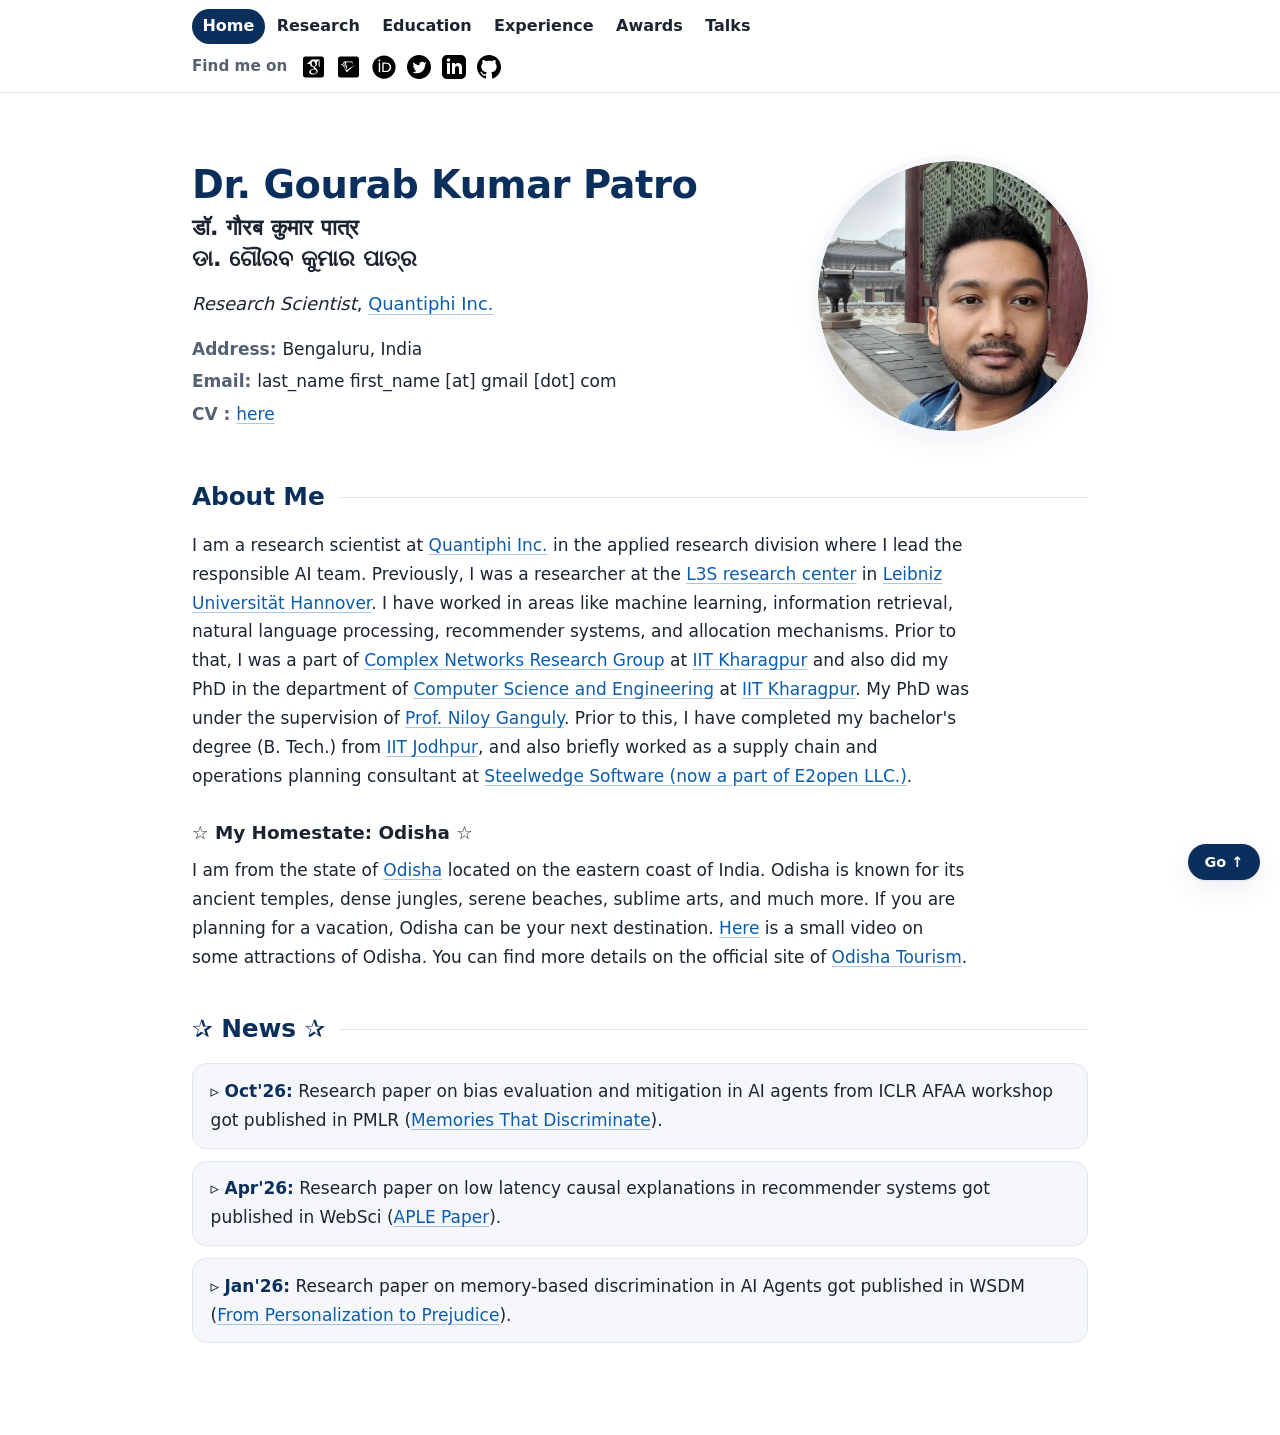
<file: index.html>
<!doctype html>
<html lang="en">
<head>
  <meta charset="utf-8">
  <meta name="viewport" content="width=device-width, initial-scale=1">
  <meta name="color-scheme" content="light dark">
  <title>Gourab / गौरब / ଗୌରବ</title>
  <link rel="icon" type="image/png" href="./Files/profile.png">
  <link rel="stylesheet" href="./style.css">
</head>
<body>
  <a class="skip" href="#main">Skip to content</a>
  <header class="site-header">
    <div class="wrap bar">
      <nav class="nav" aria-label="Main">
        <a href="./index.html" aria-current="page">Home</a>
        <a href="./research.html">Research</a>
        <a href="./education.html">Education</a>
        <a href="./experience.html">Experience</a>
        <a href="./awards.html">Awards</a>
        <a href="./talks.html">Talks</a>
      </nav>
      <div class="find">
        <span>Find me on</span>
        <ul class="social">
          <li><a href="https://scholar.google.co.in/citations?user=sfl4ygQAAAAJ&amp;hl=en" target="_blank" rel="noopener" title="Google Scholar"><img src="./Files/google-scholar-square.svg" alt="Google Scholar" width="24" height="24"></a></li>
          <li><a href="https://www.semanticscholar.org/author/Gourab-K.-Patro/51964560" target="_blank" rel="noopener" title="Semantic Scholar"><img src="./Files/semantic-scholar-square.svg" alt="Semantic Scholar" width="24" height="24"></a></li>
          <li><a href="https://orcid.org/0000-0002-2435-6859" target="_blank" rel="noopener" title="ORCID"><img src="./Files/orcid.svg" alt="ORCID" width="24" height="24"></a></li>
          <li><a href="https://twitter.com/gourabkpatro" target="_blank" rel="noopener" title="Twitter"><img src="./Files/twitter.svg" alt="Twitter" width="24" height="24"></a></li>
          <li><a href="https://www.linkedin.com/in/gourabgggg/" target="_blank" rel="noopener" title="LinkedIn"><img src="./Files/linkedin.svg" alt="LinkedIn" width="24" height="24"></a></li>
          <li><a href="https://github.com/gourabkumarpatro" target="_blank" rel="noopener" title="Github"><img src="./Files/github.svg" alt="Github" width="24" height="24"></a></li>
        </ul>
      </div>
    </div>
  </header>

  <main id="main" class="wrap">
    <section class="hero">
      <div class="hero-text">
        <h1 class="name">
          <span class="name-en">Dr. Gourab Kumar Patro</span>
          <span class="name-alt" lang="hi">डॉ. गौरब कुमार पात्र</span>
          <span class="name-alt" lang="or">ଡା. ଗୌରବ କୁମାର ପାତ୍ର</span>
        </h1>
        <p class="role"><i>Research Scientist</i>, <a href="https://quantiphi.com/" target="_blank" rel="noopener">Quantiphi Inc.</a></p>
        <ul class="facts">
          <li><i>Address: </i>Bengaluru, India</li>
          <li><i>Email: </i> last_name first_name [at] gmail [dot] com</li>
          <!--<i>Phone : </i> (+91) 283464<br>-->
          <li><i>CV : </i> <a href="./Files/CV.pdf" target="_blank" rel="noopener">here</a></li>
        </ul>
      </div>
      <img class="hero-photo" src="./Files/profile.png" alt="Gourab" width="270" height="270" fetchpriority="high">
    </section>

    <section class="prose">
      <h2 id="aboutme">About Me</h2>
      <p>I am a research scientist at <a href="https://quantiphi.com/" target="_blank" rel="noopener">Quantiphi Inc.</a> in the applied research division where I lead the responsible AI team. Previously, I was a researcher at the <a href="https://www.l3s.de/" target="_blank" rel="noopener">L3S research center</a> in <a href="https://www.uni-hannover.de/en/" target="_blank" rel="noopener">Leibniz Universität Hannover</a>.
      I have worked in areas like machine learning, information retrieval, natural language processing, recommender systems, and allocation mechanisms. Prior to that, I was a part of <a href="https://cnerg-iitkgp.github.io/" target="_blank" rel="noopener">Complex Networks Research Group</a> at <a href="http://www.iitkgp.ac.in/" target="_blank" rel="noopener">IIT Kharagpur</a> and also did my PhD in the department of <a href="http://cse.iitkgp.ac.in/" target="_blank" rel="noopener"> Computer Science and Engineering</a> at <a href="http://www.iitkgp.ac.in/" target="_blank" rel="noopener">IIT Kharagpur</a>.
      My PhD was under the supervision of <a href="http://www.facweb.iitkgp.ernet.in/~niloy/" target="_blank" rel="noopener">Prof. Niloy Ganguly</a>. Prior to this, I have completed my bachelor's degree (B. Tech.) from <a href="http://www.iitj.ac.in/" target="_blank" rel="noopener">IIT Jodhpur</a>, and also briefly worked as a supply chain and operations planning consultant at <a href="https://www.e2open.com/" target="_blank" rel="noopener">Steelwedge Software (now a part of E2open LLC.)</a>.</p>

      <h3>&#9734; My Homestate: Odisha &#9734;</h3>
      <p>I am from the state of <a href="https://en.wikipedia.org/wiki/Odisha" target="_blank" rel="noopener">Odisha</a> located on the eastern coast of India. Odisha is known for its ancient temples, dense jungles, serene beaches, sublime arts, and much more. If you are planning for a vacation, Odisha can be your next destination. <a href="https://www.youtube.com/watch?v=Uqmc0891L2U" target="_blank" rel="noopener">Here</a> is a small video on some attractions of Odisha. You can find more details on the official site of <a href="https://odishatourism.gov.in/content/tourism/en.html" target="_blank" rel="noopener">Odisha Tourism</a>.</p>
    </section>

    <section>
      <h2>&#10032; News &#10032;</h2>
      <ul class="news">
        <li>&#9657; <b>Oct'26:</b> Research paper on bias evaluation and mitigation in AI agents from ICLR AFAA workshop got published in PMLR (<a href="https://proceedings.mlr.press/v344/gharat26a.html" target="_blank" rel="noopener">Memories That Discriminate</a>).</li>
        <li>&#9657; <b>Apr'26:</b> Research paper on low latency causal explanations in recommender systems got published in WebSci (<a href="https://doi.org/10.1145/3795766.3799741" target="_blank" rel="noopener">APLE Paper</a>).</li>
        <li>&#9657; <b>Jan'26:</b> Research paper on memory-based discrimination in AI Agents got published in WSDM (<a href="https://doi.org/10.1145/3773966.3779376" target="_blank" rel="noopener">From Personalization to Prejudice</a>).</li>
      </ul>
    </section>
  </main>

  <a class="to-top" href="#" title="Back to top">Go &uarr;</a>
</body>
</html>
</file>
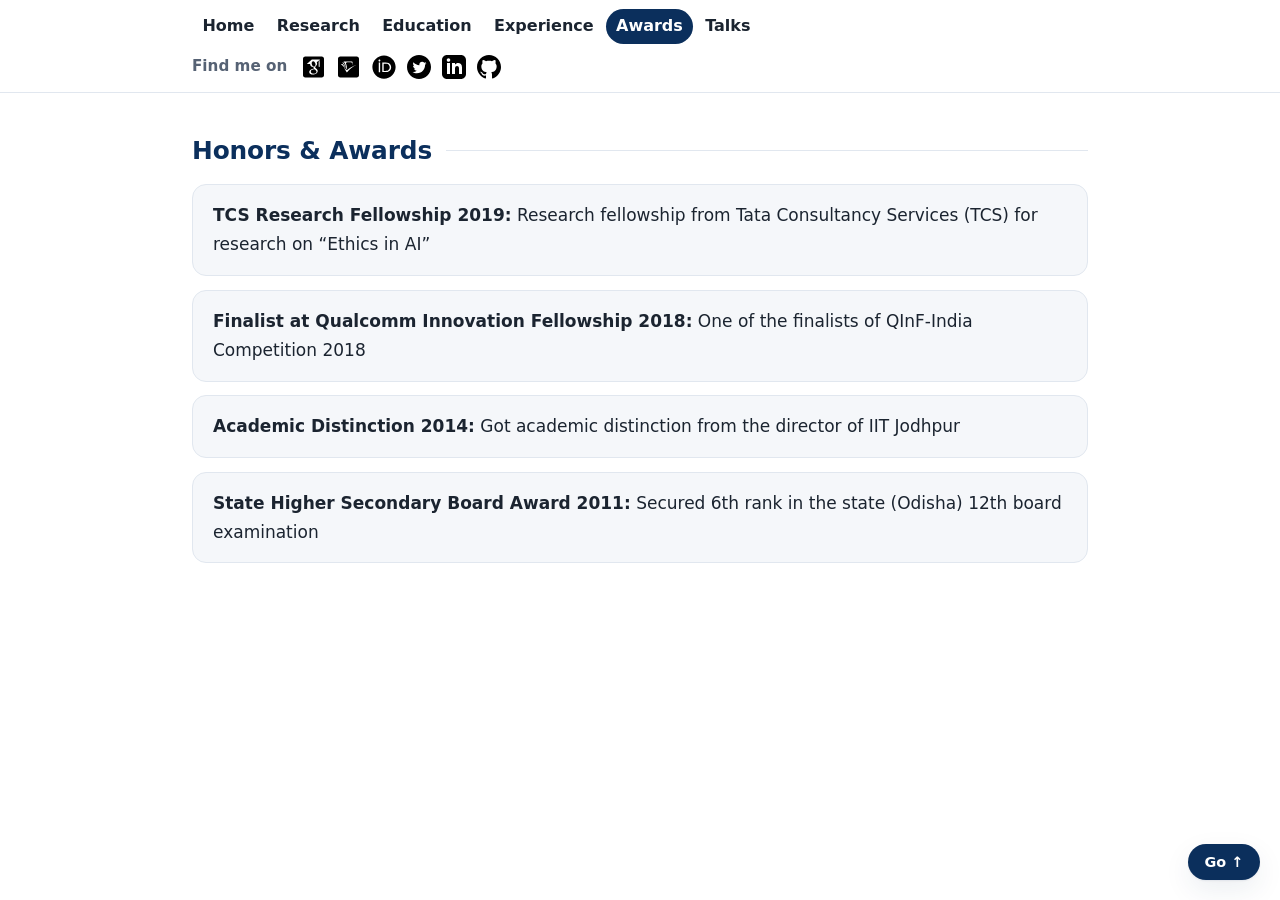
<file: awards.html>
<!doctype html>
<html lang="en">
<head>
  <meta charset="utf-8">
  <meta name="viewport" content="width=device-width, initial-scale=1">
  <meta name="color-scheme" content="light dark">
  <title>Gourab / गौरब / ଗୌରବ</title>
  <link rel="icon" type="image/png" href="./Files/profile.png">
  <link rel="stylesheet" href="./style.css">
</head>
<body>
  <a class="skip" href="#main">Skip to content</a>
  <header class="site-header">
    <div class="wrap bar">
      <nav class="nav" aria-label="Main">
        <a href="./index.html">Home</a>
        <a href="./research.html">Research</a>
        <a href="./education.html">Education</a>
        <a href="./experience.html">Experience</a>
        <a href="./awards.html" aria-current="page">Awards</a>
        <a href="./talks.html">Talks</a>
      </nav>
      <div class="find">
        <span>Find me on</span>
        <ul class="social">
          <li><a href="https://scholar.google.co.in/citations?user=sfl4ygQAAAAJ&amp;hl=en" target="_blank" rel="noopener" title="Google Scholar"><img src="./Files/google-scholar-square.svg" alt="Google Scholar" width="24" height="24"></a></li>
          <li><a href="https://www.semanticscholar.org/author/Gourab-K.-Patro/51964560" target="_blank" rel="noopener" title="Semantic Scholar"><img src="./Files/semantic-scholar-square.svg" alt="Semantic Scholar" width="24" height="24"></a></li>
          <li><a href="https://orcid.org/0000-0002-2435-6859" target="_blank" rel="noopener" title="ORCID"><img src="./Files/orcid.svg" alt="ORCID" width="24" height="24"></a></li>
          <li><a href="https://twitter.com/gourabkpatro" target="_blank" rel="noopener" title="Twitter"><img src="./Files/twitter.svg" alt="Twitter" width="24" height="24"></a></li>
          <li><a href="https://www.linkedin.com/in/gourabgggg/" target="_blank" rel="noopener" title="LinkedIn"><img src="./Files/linkedin.svg" alt="LinkedIn" width="24" height="24"></a></li>
          <li><a href="https://github.com/gourabkumarpatro" target="_blank" rel="noopener" title="Github"><img src="./Files/github.svg" alt="Github" width="24" height="24"></a></li>
        </ul>
      </div>
    </div>
  </header>

  <main id="main" class="wrap">
    <h2 id="awards">Honors &amp; Awards</h2>
    <div class="entry"><p><b>TCS Research Fellowship 2019:</b> Research fellowship from Tata Consultancy Services (TCS) for research on “Ethics in AI”</p></div>
    <div class="entry"><p><b>Finalist at Qualcomm Innovation Fellowship 2018:</b> One of the finalists of QInF-India Competition 2018</p></div>
    <div class="entry"><p><b>Academic Distinction 2014:</b> Got academic distinction from the director of IIT Jodhpur</p></div>
    <div class="entry"><p><b>State Higher Secondary Board Award 2011:</b> Secured 6th rank in the state (Odisha) 12th board examination</p></div>
  </main>

  <a class="to-top" href="#" title="Back to top">Go &uarr;</a>
</body>
</html>
</file>
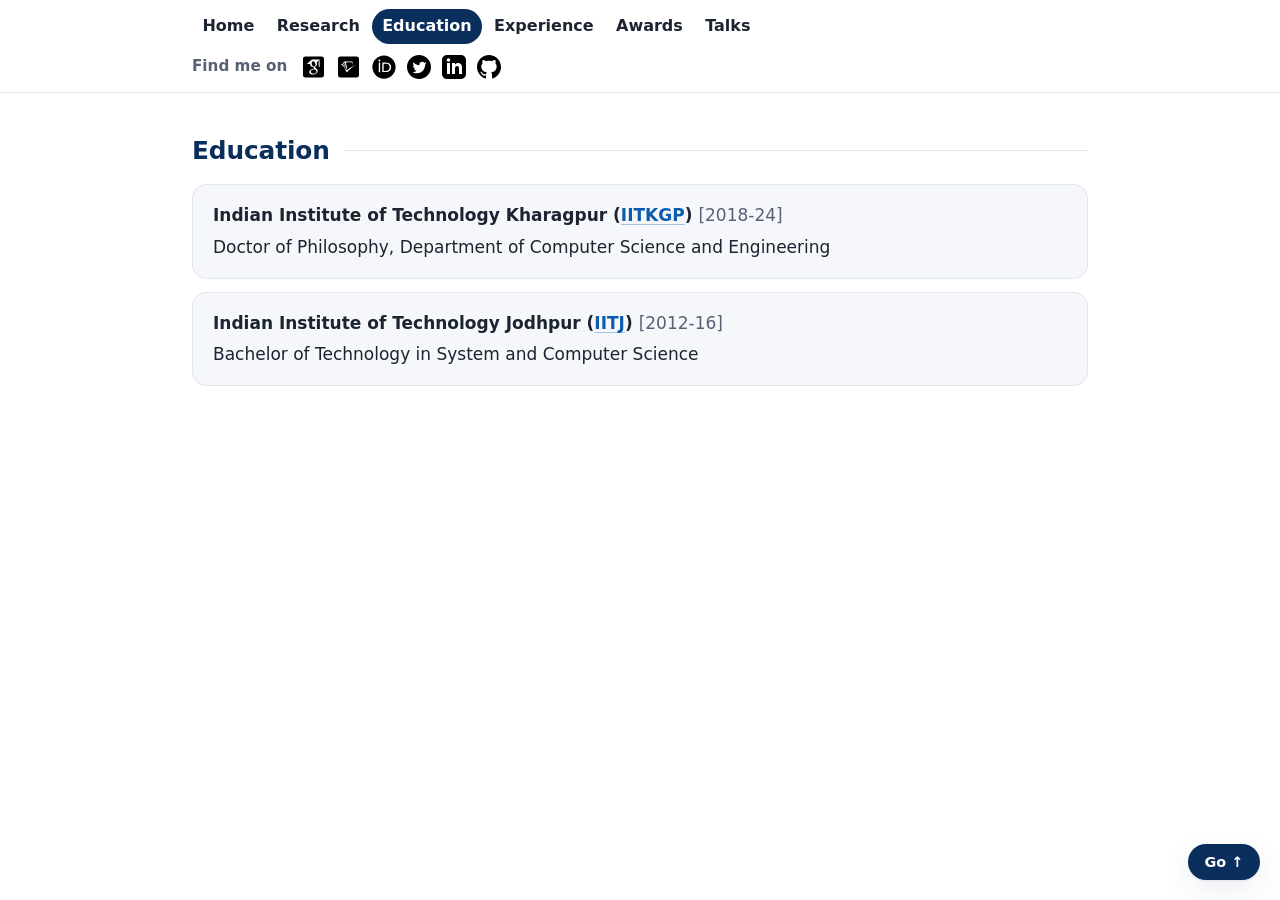
<file: education.html>
<!doctype html>
<html lang="en">
<head>
  <meta charset="utf-8">
  <meta name="viewport" content="width=device-width, initial-scale=1">
  <meta name="color-scheme" content="light dark">
  <title>Gourab / गौरब / ଗୌରବ</title>
  <link rel="icon" type="image/png" href="./Files/profile.png">
  <link rel="stylesheet" href="./style.css">
</head>
<body>
  <a class="skip" href="#main">Skip to content</a>
  <header class="site-header">
    <div class="wrap bar">
      <nav class="nav" aria-label="Main">
        <a href="./index.html">Home</a>
        <a href="./research.html">Research</a>
        <a href="./education.html" aria-current="page">Education</a>
        <a href="./experience.html">Experience</a>
        <a href="./awards.html">Awards</a>
        <a href="./talks.html">Talks</a>
      </nav>
      <div class="find">
        <span>Find me on</span>
        <ul class="social">
          <li><a href="https://scholar.google.co.in/citations?user=sfl4ygQAAAAJ&amp;hl=en" target="_blank" rel="noopener" title="Google Scholar"><img src="./Files/google-scholar-square.svg" alt="Google Scholar" width="24" height="24"></a></li>
          <li><a href="https://www.semanticscholar.org/author/Gourab-K.-Patro/51964560" target="_blank" rel="noopener" title="Semantic Scholar"><img src="./Files/semantic-scholar-square.svg" alt="Semantic Scholar" width="24" height="24"></a></li>
          <li><a href="https://orcid.org/0000-0002-2435-6859" target="_blank" rel="noopener" title="ORCID"><img src="./Files/orcid.svg" alt="ORCID" width="24" height="24"></a></li>
          <li><a href="https://twitter.com/gourabkpatro" target="_blank" rel="noopener" title="Twitter"><img src="./Files/twitter.svg" alt="Twitter" width="24" height="24"></a></li>
          <li><a href="https://www.linkedin.com/in/gourabgggg/" target="_blank" rel="noopener" title="LinkedIn"><img src="./Files/linkedin.svg" alt="LinkedIn" width="24" height="24"></a></li>
          <li><a href="https://github.com/gourabkumarpatro" target="_blank" rel="noopener" title="Github"><img src="./Files/github.svg" alt="Github" width="24" height="24"></a></li>
        </ul>
      </div>
    </div>
  </header>

  <main id="main" class="wrap">
    <h2 id="education">Education</h2>
    <div class="entry">
      <p class="entry-head">Indian Institute of Technology Kharagpur (<a href="http://iitkgp.ac.in/" target="_blank" rel="noopener">IITKGP</a>) <span class="when">[2018-24]</span></p>
      <p>Doctor of Philosophy, Department of Computer Science and Engineering</p>
    </div>
    <div class="entry">
      <p class="entry-head">Indian Institute of Technology Jodhpur (<a href="http://iitj.ac.in/" target="_blank" rel="noopener">IITJ</a>) <span class="when">[2012-16]</span></p>
      <p>Bachelor of Technology in System and Computer Science </p>
    </div>
  </main>

  <a class="to-top" href="#" title="Back to top">Go &uarr;</a>
</body>
</html>
</file>
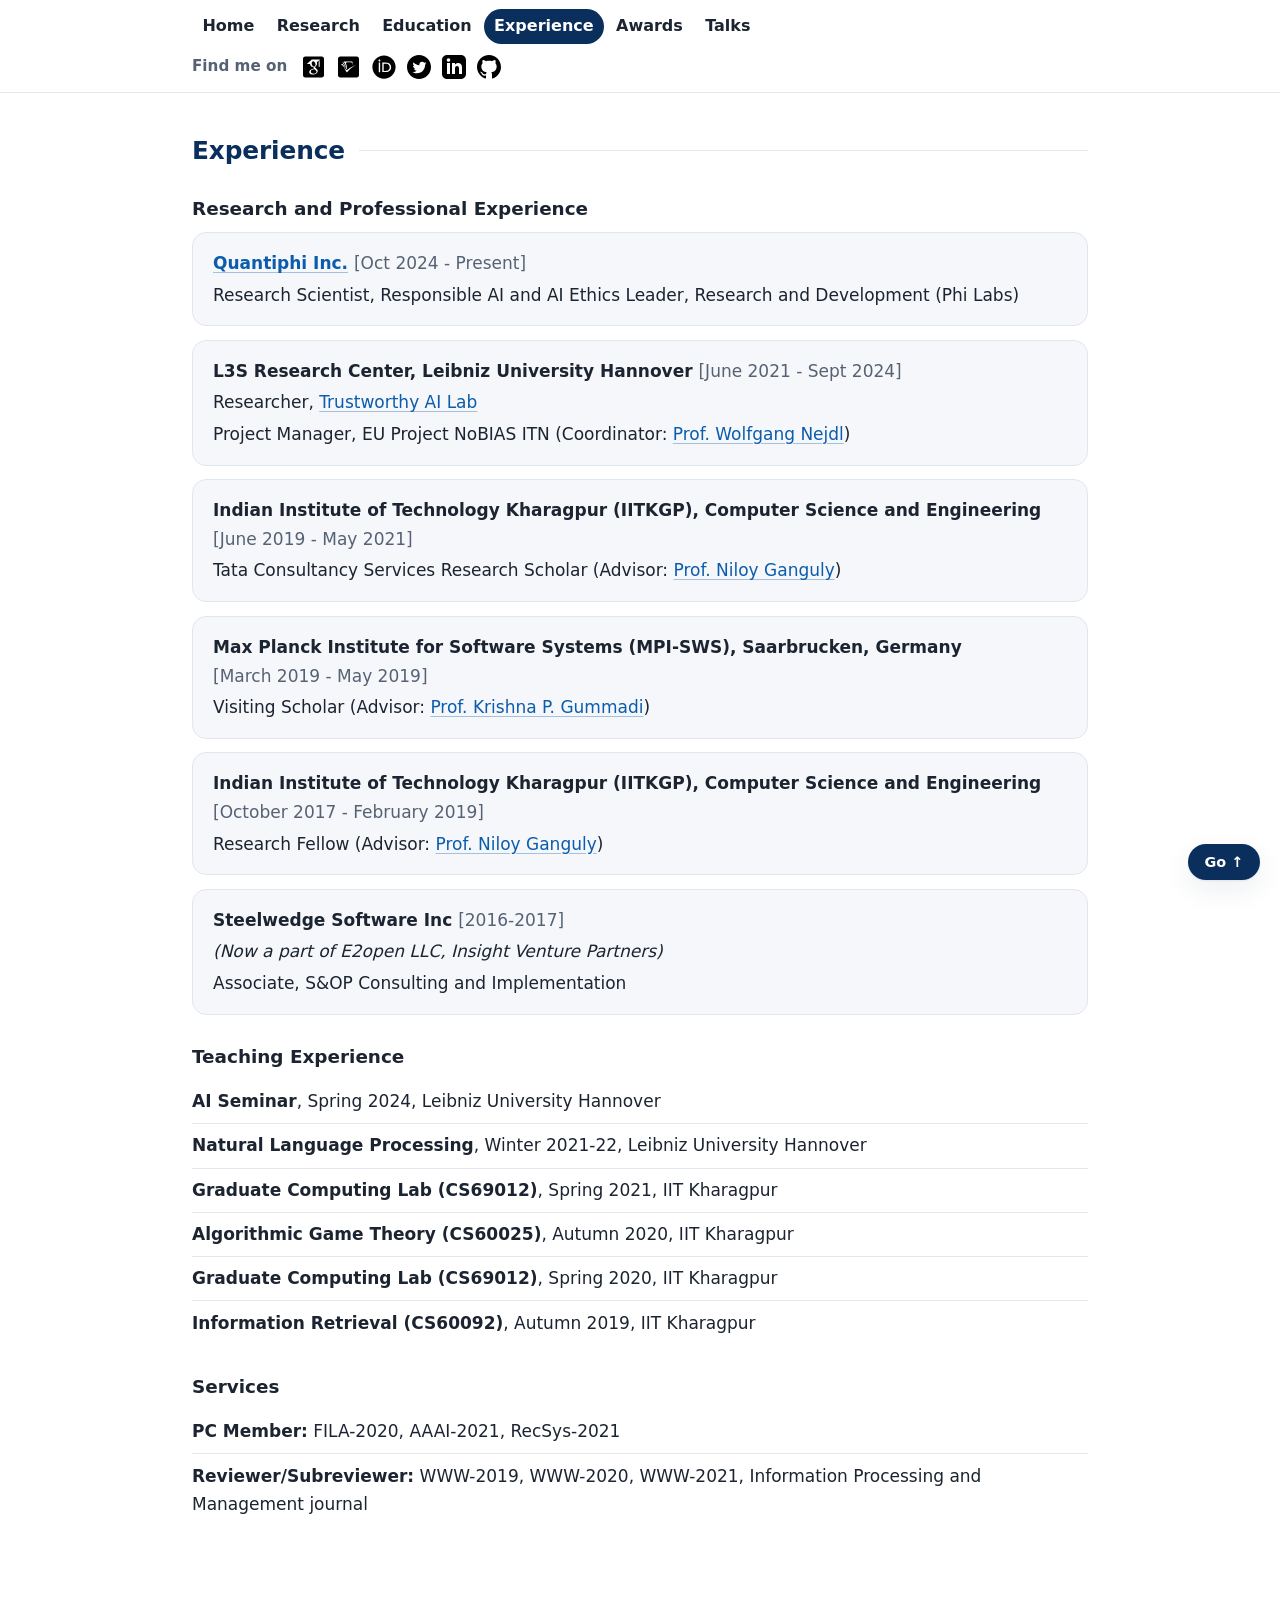
<file: experience.html>
<!doctype html>
<html lang="en">
<head>
  <meta charset="utf-8">
  <meta name="viewport" content="width=device-width, initial-scale=1">
  <meta name="color-scheme" content="light dark">
  <title>Gourab / गौरब / ଗୌରବ</title>
  <link rel="icon" type="image/png" href="./Files/profile.png">
  <link rel="stylesheet" href="./style.css">
</head>
<body>
  <a class="skip" href="#main">Skip to content</a>
  <header class="site-header">
    <div class="wrap bar">
      <nav class="nav" aria-label="Main">
        <a href="./index.html">Home</a>
        <a href="./research.html">Research</a>
        <a href="./education.html">Education</a>
        <a href="./experience.html" aria-current="page">Experience</a>
        <a href="./awards.html">Awards</a>
        <a href="./talks.html">Talks</a>
      </nav>
      <div class="find">
        <span>Find me on</span>
        <ul class="social">
          <li><a href="https://scholar.google.co.in/citations?user=sfl4ygQAAAAJ&amp;hl=en" target="_blank" rel="noopener" title="Google Scholar"><img src="./Files/google-scholar-square.svg" alt="Google Scholar" width="24" height="24"></a></li>
          <li><a href="https://www.semanticscholar.org/author/Gourab-K.-Patro/51964560" target="_blank" rel="noopener" title="Semantic Scholar"><img src="./Files/semantic-scholar-square.svg" alt="Semantic Scholar" width="24" height="24"></a></li>
          <li><a href="https://orcid.org/0000-0002-2435-6859" target="_blank" rel="noopener" title="ORCID"><img src="./Files/orcid.svg" alt="ORCID" width="24" height="24"></a></li>
          <li><a href="https://twitter.com/gourabkpatro" target="_blank" rel="noopener" title="Twitter"><img src="./Files/twitter.svg" alt="Twitter" width="24" height="24"></a></li>
          <li><a href="https://www.linkedin.com/in/gourabgggg/" target="_blank" rel="noopener" title="LinkedIn"><img src="./Files/linkedin.svg" alt="LinkedIn" width="24" height="24"></a></li>
          <li><a href="https://github.com/gourabkumarpatro" target="_blank" rel="noopener" title="Github"><img src="./Files/github.svg" alt="Github" width="24" height="24"></a></li>
        </ul>
      </div>
    </div>
  </header>

  <main id="main" class="wrap">
    <h2 id="experience">Experience</h2>

    <h3>Research and Professional Experience</h3>
    <div class="entry">
      <p class="entry-head"><a href="https://quantiphi.com/" target="_blank" rel="noopener">Quantiphi Inc.</a> <span class="when">[Oct 2024 - Present]</span></p>
      <p>Research Scientist, Responsible AI and AI Ethics Leader, Research and Development (Phi Labs)</p>
    </div>
    <div class="entry">
      <p class="entry-head">L3S Research Center, Leibniz University Hannover <span class="when">[June 2021 - Sept 2024]</span></p>
      <p>Researcher, <a href="https://leibniz-ai-lab.de/trustworthy-ai-lab/" target="_blank" rel="noopener">Trustworthy AI Lab </a></p>
      <p>Project Manager, EU Project NoBIAS ITN (Coordinator: <a href="https://www.kbs.uni-hannover.de/~nejdl/" target="_blank" rel="noopener">Prof. Wolfgang Nejdl</a>)</p>
    </div>
    <div class="entry">
      <p class="entry-head">Indian Institute of Technology Kharagpur (IITKGP), Computer Science and Engineering <span class="when">[June 2019 - May 2021]</span></p>
      <p>Tata Consultancy Services Research Scholar (Advisor: <a href="http://www.facweb.iitkgp.ac.in/~niloy/" target="_blank" rel="noopener">Prof. Niloy Ganguly</a>)</p>
    </div>
    <div class="entry">
      <p class="entry-head">Max Planck Institute for Software Systems (MPI-SWS), Saarbrucken, Germany <span class="when">[March 2019 - May 2019]</span></p>
      <p>Visiting Scholar (Advisor: <a href="https://people.mpi-sws.org/~gummadi" target="_blank" rel="noopener">Prof. Krishna P. Gummadi</a>)</p>
    </div>
    <div class="entry">
      <p class="entry-head">Indian Institute of Technology Kharagpur (IITKGP), Computer Science and Engineering <span class="when">[October 2017 - February 2019]</span></p>
      <p>Research Fellow (Advisor: <a href="http://www.facweb.iitkgp.ac.in/~niloy/" target="_blank" rel="noopener">Prof. Niloy Ganguly</a>)</p>
    </div>
    <div class="entry">
      <p class="entry-head">Steelwedge Software Inc <span class="when">[2016-2017]</span></p>
      <p><i>(Now a part of E2open LLC, Insight Venture Partners)</i></p>
      <p>Associate, S&amp;OP Consulting and Implementation</p>
    </div>

    <h3>Teaching Experience </h3>
    <ul class="plain">
      <li><b>AI Seminar</b>, Spring 2024, Leibniz University Hannover</li>
      <li><b>Natural Language Processing</b>, Winter 2021-22, Leibniz University Hannover</li>
      <li><b>Graduate Computing Lab (CS69012)</b>, Spring 2021, IIT Kharagpur</li>
      <li><b>Algorithmic Game Theory (CS60025)</b>, Autumn 2020, IIT Kharagpur</li>
      <li><b>Graduate Computing Lab (CS69012)</b>, Spring 2020, IIT Kharagpur</li>
      <li><b>Information Retrieval (CS60092)</b>, Autumn 2019, IIT Kharagpur</li>
    </ul>

    <h3>Services</h3>
    <ul class="plain">
      <li><b>PC Member:</b> FILA-2020, AAAI-2021, RecSys-2021</li>
      <li><b>Reviewer/Subreviewer:</b> WWW-2019, WWW-2020, WWW-2021, Information Processing and Management journal</li>
    </ul>
  </main>

  <a class="to-top" href="#" title="Back to top">Go &uarr;</a>
</body>
</html>
</file>
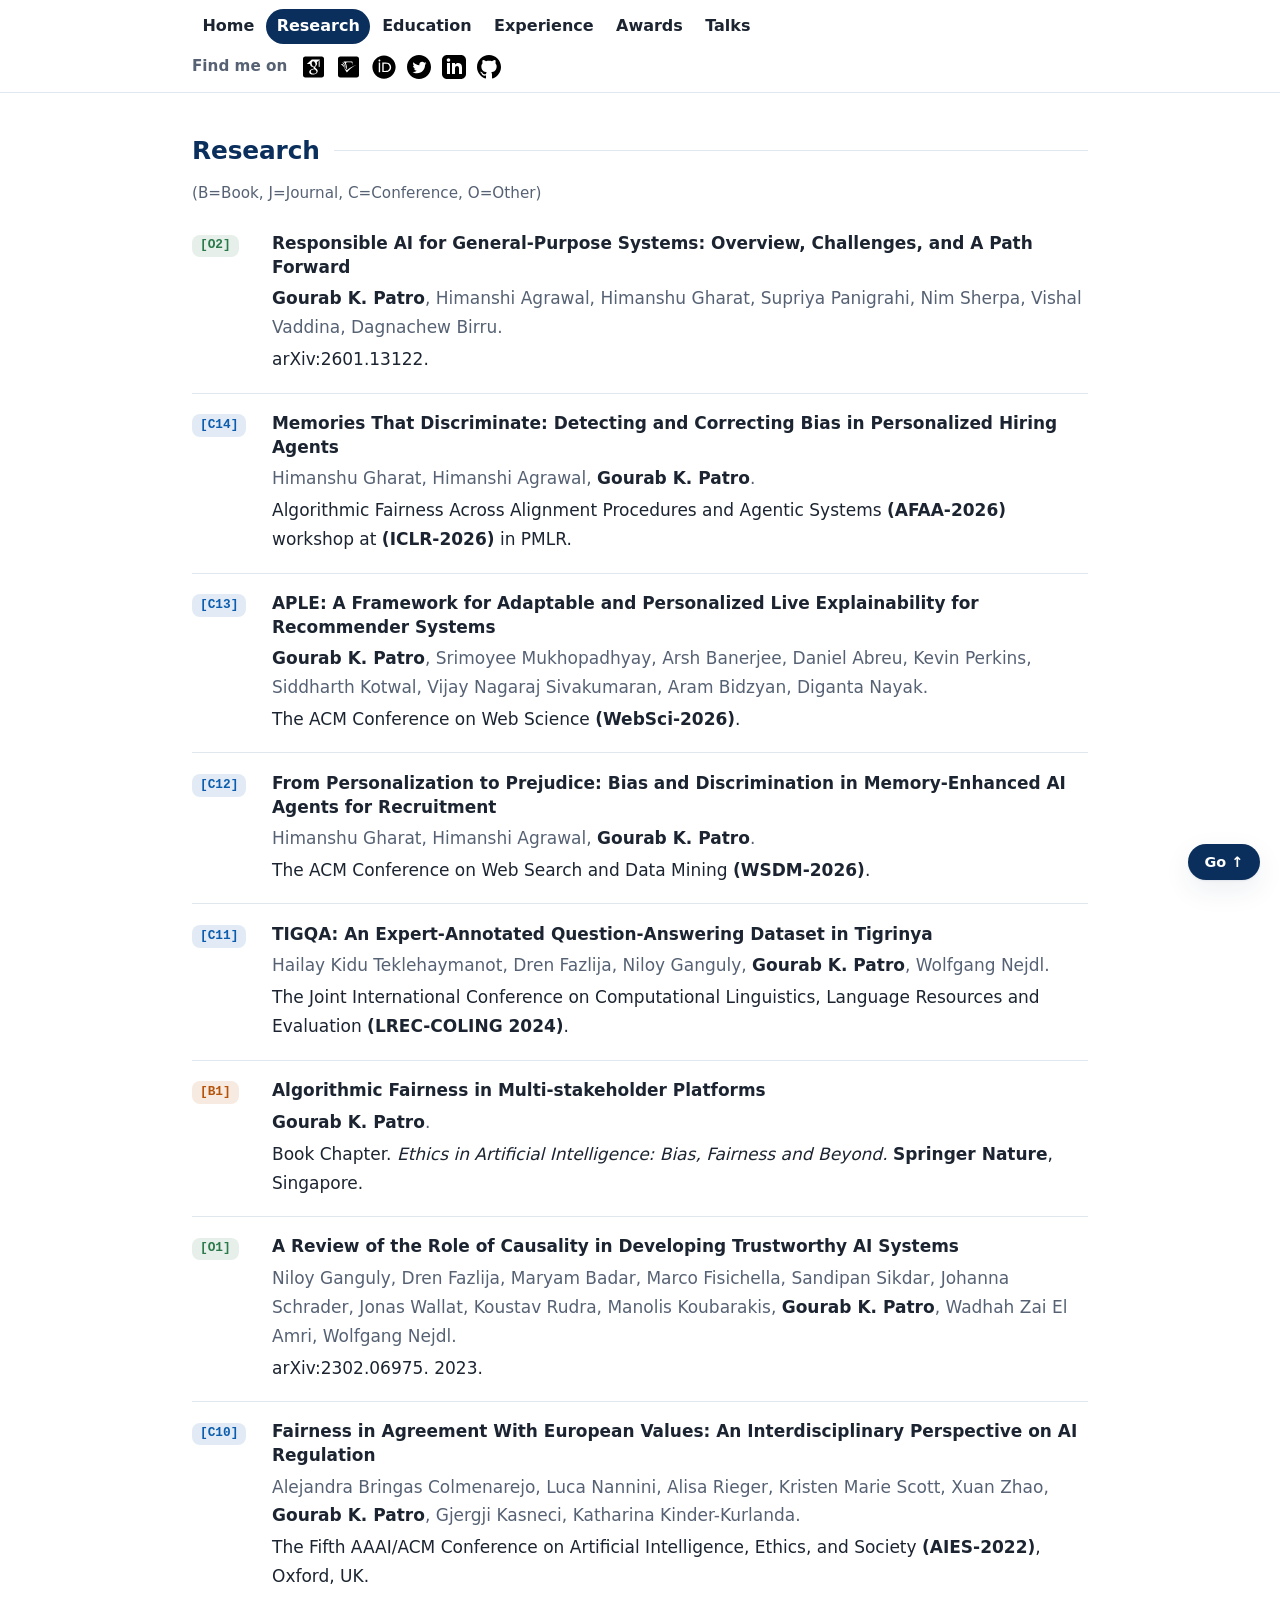
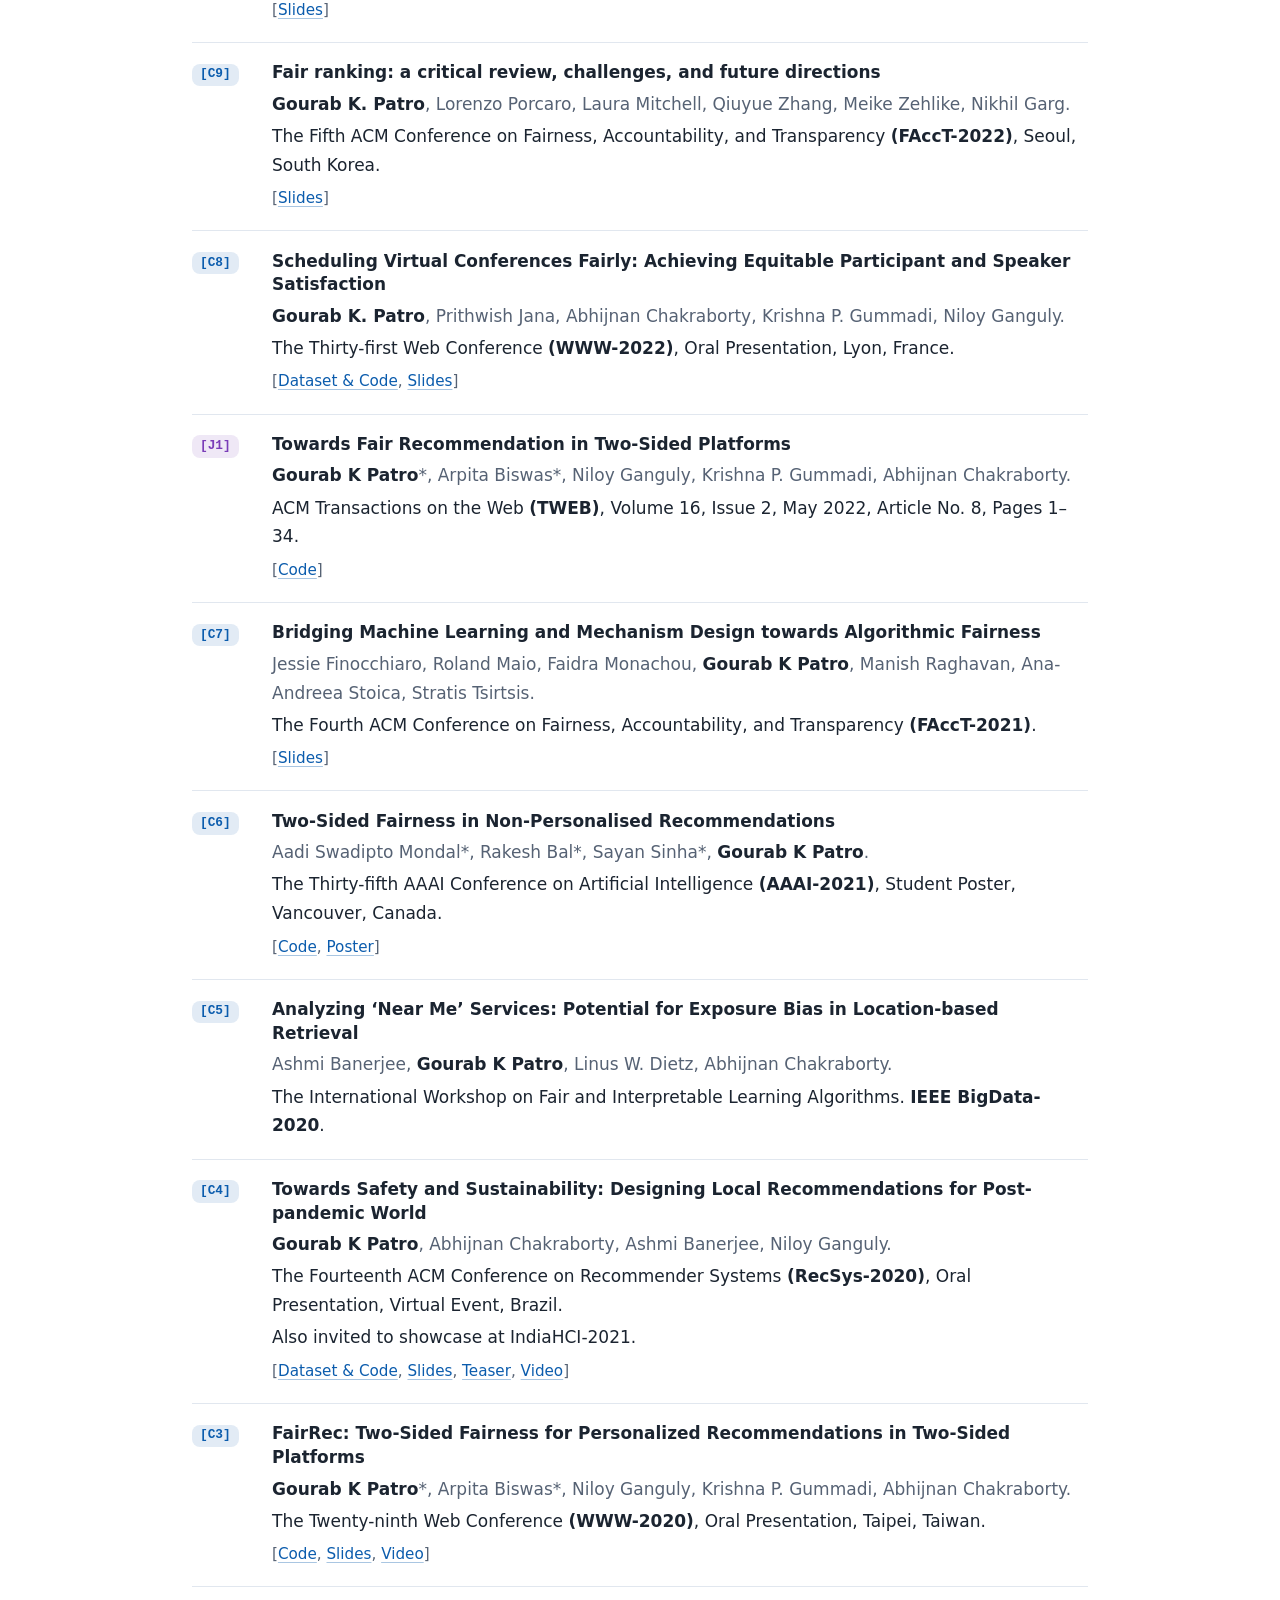
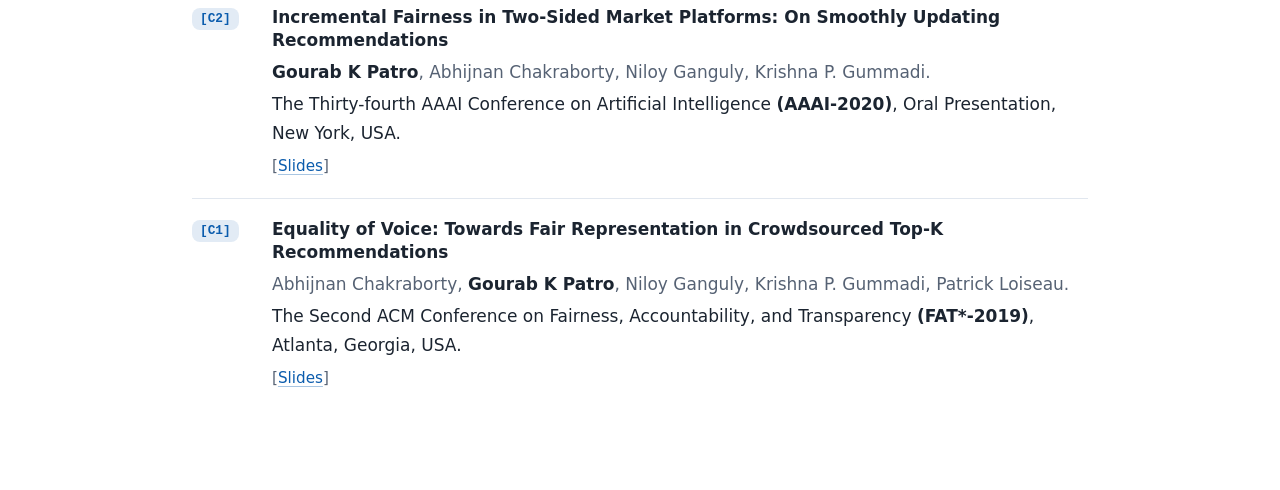
<file: research.html>
<!doctype html>
<html lang="en">
<head>
  <meta charset="utf-8">
  <meta name="viewport" content="width=device-width, initial-scale=1">
  <meta name="color-scheme" content="light dark">
  <title>Gourab / गौरब / ଗୌରବ</title>
  <link rel="icon" type="image/png" href="./Files/profile.png">
  <link rel="stylesheet" href="./style.css">
</head>
<body>
  <a class="skip" href="#main">Skip to content</a>
  <header class="site-header">
    <div class="wrap bar">
      <nav class="nav" aria-label="Main">
        <a href="./index.html">Home</a>
        <a href="./research.html" aria-current="page">Research</a>
        <a href="./education.html">Education</a>
        <a href="./experience.html">Experience</a>
        <a href="./awards.html">Awards</a>
        <a href="./talks.html">Talks</a>
      </nav>
      <div class="find">
        <span>Find me on</span>
        <ul class="social">
          <li><a href="https://scholar.google.co.in/citations?user=sfl4ygQAAAAJ&amp;hl=en" target="_blank" rel="noopener" title="Google Scholar"><img src="./Files/google-scholar-square.svg" alt="Google Scholar" width="24" height="24"></a></li>
          <li><a href="https://www.semanticscholar.org/author/Gourab-K.-Patro/51964560" target="_blank" rel="noopener" title="Semantic Scholar"><img src="./Files/semantic-scholar-square.svg" alt="Semantic Scholar" width="24" height="24"></a></li>
          <li><a href="https://orcid.org/0000-0002-2435-6859" target="_blank" rel="noopener" title="ORCID"><img src="./Files/orcid.svg" alt="ORCID" width="24" height="24"></a></li>
          <li><a href="https://twitter.com/gourabkpatro" target="_blank" rel="noopener" title="Twitter"><img src="./Files/twitter.svg" alt="Twitter" width="24" height="24"></a></li>
          <li><a href="https://www.linkedin.com/in/gourabgggg/" target="_blank" rel="noopener" title="LinkedIn"><img src="./Files/linkedin.svg" alt="LinkedIn" width="24" height="24"></a></li>
          <li><a href="https://github.com/gourabkumarpatro" target="_blank" rel="noopener" title="Github"><img src="./Files/github.svg" alt="Github" width="24" height="24"></a></li>
        </ul>
      </div>
    </div>
  </header>

  <main id="main" class="wrap">
    <h2 id="research">Research</h2>
    <h3 class="legend">(B=Book, J=Journal, C=Conference, O=Other)</h3>
    <div class="pubs">
      <article class="pub">
        <span class="pub-id" data-type="W">[O2]</span>
        <div class="pub-body">
          <p class="pub-title"><a href="https://arxiv.org/abs/2601.13122" target="_blank" rel="noopener">Responsible AI for General-Purpose Systems: Overview, Challenges, and A Path Forward</a></p>
          <p class="pub-authors"><i><b>Gourab K. Patro</b>, Himanshi Agrawal, Himanshu Gharat, Supriya Panigrahi, Nim Sherpa, Vishal Vaddina, Dagnachew Birru</i>.</p>
          <p class="pub-venue">arXiv:2601.13122.</p>
        </div>
      </article>
      <article class="pub">
        <span class="pub-id" data-type="C">[C14]</span>
        <div class="pub-body">
          <p class="pub-title"><a href="https://proceedings.mlr.press/v344/gharat26a.html" target="_blank" rel="noopener">Memories That Discriminate: Detecting and Correcting Bias in Personalized Hiring Agents</a></p>
          <p class="pub-authors"><i>Himanshu Gharat, Himanshi Agrawal, <b>Gourab K. Patro</b></i>.</p>
          <p class="pub-venue">Algorithmic Fairness Across Alignment Procedures and Agentic Systems <b>(AFAA-2026)</b> workshop at <b>(ICLR-2026)</b> in PMLR.</p>
        </div>
      </article>
      <article class="pub">
        <span class="pub-id" data-type="C">[C13]</span>
        <div class="pub-body">
          <p class="pub-title"><a href="https://doi.org/10.1145/3795766.3799741" target="_blank" rel="noopener">APLE: A Framework for Adaptable and Personalized Live Explainability for Recommender Systems</a></p>
          <p class="pub-authors"><i><b>Gourab K. Patro</b>, Srimoyee Mukhopadhyay, Arsh Banerjee, Daniel Abreu, Kevin Perkins, Siddharth Kotwal, Vijay Nagaraj Sivakumaran, Aram Bidzyan, Diganta Nayak</i>.</p>
          <p class="pub-venue">The ACM Conference on Web Science <b>(WebSci-2026)</b>.</p>
        </div>
      </article>
      <article class="pub">
        <span class="pub-id" data-type="C">[C12]</span>
        <div class="pub-body">
          <p class="pub-title"><a href="https://arxiv.org/abs/2512.16532" target="_blank" rel="noopener">From Personalization to Prejudice: Bias and Discrimination in Memory-Enhanced AI Agents for Recruitment</a></p>
          <p class="pub-authors"><i>Himanshu Gharat, Himanshi Agrawal, <b>Gourab K. Patro</b></i>.</p>
          <p class="pub-venue">The ACM Conference on Web Search and Data Mining <b>(WSDM-2026)</b>.</p>
        </div>
      </article>
      <article class="pub">
        <span class="pub-id" data-type="C">[C11]</span>
        <div class="pub-body">
          <p class="pub-title"><a href="https://aclanthology.org/2024.lrec-main.1404/" target="_blank" rel="noopener">TIGQA: An Expert-Annotated Question-Answering Dataset in Tigrinya</a></p>
          <p class="pub-authors"><i>Hailay Kidu Teklehaymanot, Dren Fazlija, Niloy Ganguly, <b>Gourab K. Patro</b>, Wolfgang Nejdl</i>.</p>
          <p class="pub-venue">The Joint International Conference on Computational Linguistics, Language Resources and Evaluation <b>(LREC-COLING 2024)</b>.</p>
        </div>
      </article>
      <article class="pub">
        <span class="pub-id" data-type="B">[B1]</span>
        <div class="pub-body">
          <p class="pub-title"><a href="https://link.springer.com/chapter/10.1007/978-981-99-7184-8_5" target="_blank" rel="noopener">Algorithmic Fairness in Multi-stakeholder Platforms</a></p>
          <p class="pub-authors"><i><b>Gourab K. Patro</b></i>.</p>
          <p class="pub-venue">Book Chapter. <i>Ethics in Artificial Intelligence: Bias, Fairness and Beyond.</i> <b>Springer Nature</b>, Singapore.</p>
        </div>
      </article>
      <article class="pub">
        <span class="pub-id" data-type="W">[O1]</span>
        <div class="pub-body">
          <p class="pub-title"><a href="https://arxiv.org/abs/2302.06975" target="_blank" rel="noopener">A Review of the Role of Causality in Developing Trustworthy AI Systems</a></p>
          <p class="pub-authors"><i> Niloy Ganguly, Dren Fazlija, Maryam Badar, Marco Fisichella, Sandipan Sikdar, Johanna Schrader, Jonas Wallat, Koustav Rudra, Manolis Koubarakis, <b>Gourab K. Patro</b>, Wadhah Zai El Amri, Wolfgang Nejdl</i>.</p>
          <p class="pub-venue">arXiv:2302.06975. 2023.</p>
        </div>
      </article>
      <article class="pub">
        <span class="pub-id" data-type="C">[C10]</span>
        <div class="pub-body">
          <p class="pub-title"><a href="https://arxiv.org/abs/2207.01510" target="_blank" rel="noopener">Fairness in Agreement With European Values: An Interdisciplinary Perspective on AI Regulation</a></p>
          <p class="pub-authors"><i> Alejandra Bringas Colmenarejo, Luca Nannini, Alisa Rieger, Kristen Marie Scott, Xuan Zhao, <b>Gourab K. Patro</b>, Gjergji Kasneci, Katharina Kinder-Kurlanda</i>.</p>
          <p class="pub-venue">The Fifth AAAI/ACM Conference on Artificial Intelligence, Ethics, and Society <b>(AIES-2022)</b>, Oxford, UK.</p>
          <p class="pub-links">[<a href="https://drive.google.com/file/d/1xB05eEcV9x75RZtUQp461VEMWC0PWWwj/view?usp=sharing" target="_blank" rel="noopener">Slides</a>]</p>
        </div>
      </article>
      <article class="pub">
        <span class="pub-id" data-type="C">[C9]</span>
        <div class="pub-body">
          <p class="pub-title"><a href="https://arxiv.org/abs/2201.12662" target="_blank" rel="noopener">Fair ranking: a critical review, challenges, and future directions</a></p>
          <p class="pub-authors"><i><b>Gourab K. Patro</b>, Lorenzo Porcaro, Laura Mitchell, Qiuyue Zhang, Meike Zehlike, Nikhil Garg</i>.</p>
          <p class="pub-venue">The Fifth ACM Conference on Fairness, Accountability, and Transparency <b>(FAccT-2022)</b>, Seoul, South Korea.</p>
          <p class="pub-links">[<a href="https://drive.google.com/file/d/1OCyvfO6Ed8LFPJPS1pZZtcjylTCPvNMK/view" target="_blank" rel="noopener">Slides</a>]</p>
        </div>
      </article>
      <article class="pub">
        <span class="pub-id" data-type="C">[C8]</span>
        <div class="pub-body">
          <p class="pub-title"><a href="https://arxiv.org/abs/2204.12062" target="_blank" rel="noopener">Scheduling Virtual Conferences Fairly: Achieving Equitable Participant and Speaker Satisfaction</a></p>
          <p class="pub-authors"><i><b>Gourab K. Patro</b>, Prithwish Jana, Abhijnan Chakraborty, Krishna P. Gummadi, Niloy Ganguly</i>.</p>
          <p class="pub-venue">The Thirty-first Web Conference <b>(WWW-2022)</b>, Oral Presentation, Lyon, France.</p>
          <p class="pub-links">[<a href="https://github.com/gourabkumarpatro/FairConf" target="_blank" rel="noopener">Dataset & Code</a>, <a href="https://drive.google.com/file/d/1H3OAAo8W1EJq9Llj-YUa3ADD5X0aTTDU/view?usp=sharing" target="_blank" rel="noopener">Slides</a>]</p>
        </div>
      </article>
      <article class="pub">
        <span class="pub-id" data-type="J">[J1]</span>
        <div class="pub-body">
          <p class="pub-title"><a href="https://arxiv.org/abs/2201.01180" target="_blank" rel="noopener">Towards Fair Recommendation in Two-Sided Platforms</a></p>
          <p class="pub-authors"><i><b>Gourab K Patro</b>*, Arpita Biswas*, Niloy Ganguly, Krishna P. Gummadi, Abhijnan Chakraborty</i>.</p>
          <p class="pub-venue">ACM Transactions on the Web <b>(TWEB)</b>, Volume 16, Issue 2, May 2022, Article No. 8, Pages 1–34.</p>
          <p class="pub-links">[<a href="https://github.com/gourabkumarpatro/FairRec_www_2020" target="_blank" rel="noopener">Code</a>]</p>
        </div>
      </article>
      <article class="pub">
        <span class="pub-id" data-type="C">[C7]</span>
        <div class="pub-body">
          <p class="pub-title"><a href="https://arxiv.org/abs/2010.05434" target="_blank" rel="noopener">Bridging Machine Learning and Mechanism Design towards Algorithmic Fairness</a></p>
          <p class="pub-authors"><i>Jessie Finocchiaro, Roland Maio, Faidra Monachou, <b>Gourab K Patro</b>, Manish Raghavan, Ana-Andreea Stoica, Stratis Tsirtsis</i>.</p>
          <p class="pub-venue">The Fourth ACM Conference on Fairness, Accountability, and Transparency <b>(FAccT-2021)</b>.</p>
          <p class="pub-links">[<a href="https://drive.google.com/file/d/19exT39lB2c_zZhUc2F5l3srWxUx-1WmR/view?usp=sharing" target="_blank" rel="noopener">Slides</a>]</p>
        </div>
      </article>
      <article class="pub">
        <span class="pub-id" data-type="C">[C6]</span>
        <div class="pub-body">
          <p class="pub-title"><a href="https://arxiv.org/abs/2011.05287" target="_blank" rel="noopener">Two-Sided Fairness in Non-Personalised Recommendations</a></p>
          <p class="pub-authors"><i>Aadi Swadipto Mondal*, Rakesh Bal*, Sayan Sinha*, <b>Gourab K Patro</b></i>.</p>
          <p class="pub-venue">The Thirty-fifth AAAI Conference on Artificial Intelligence <b>(AAAI-2021)</b>, Student Poster, Vancouver, Canada.</p>
          <p class="pub-links">[<a href="https://github.com/americast/electoral" target="_blank" rel="noopener">Code</a>, <a href="https://drive.google.com/file/d/1jXQP9isGpcAHJz7bsVcfbiFhWFdpdUPY/view?usp=sharing" target="_blank" rel="noopener">Poster</a>]</p>
        </div>
      </article>
      <article class="pub">
        <span class="pub-id" data-type="C">[C5]</span>
        <div class="pub-body">
          <p class="pub-title"><a href="https://arxiv.org/abs/2011.07359" target="_blank" rel="noopener">Analyzing ‘Near Me’ Services: Potential for Exposure Bias in Location-based Retrieval</a></p>
          <p class="pub-authors"><i>Ashmi Banerjee, <b>Gourab K Patro</b>, Linus W. Dietz, Abhijnan Chakraborty</i>.</p>
          <p class="pub-venue">The International Workshop on Fair and Interpretable Learning Algorithms. <b>IEEE BigData-2020</b>.</p>
        </div>
      </article>
      <article class="pub">
        <span class="pub-id" data-type="C">[C4]</span>
        <div class="pub-body">
          <p class="pub-title"><a href="https://easychair.org/publications/preprint/npxr" target="_blank" rel="noopener">Towards Safety and Sustainability: Designing Local Recommendations for Post-pandemic World</a></p>
          <p class="pub-authors"><i><b>Gourab K Patro</b>, Abhijnan Chakraborty, Ashmi Banerjee, Niloy Ganguly</i>.</p>
          <p class="pub-venue">The Fourteenth ACM Conference on Recommender Systems <b>(RecSys-2020)</b>, Oral Presentation, Virtual Event, Brazil.</p>
          <p class="pub-venue">Also invited to showcase at IndiaHCI-2021.</p>
          <p class="pub-links">[<a href="https://github.com/gourabkumarpatro/pandemic-aware_local_recommendation" target="_blank" rel="noopener">Dataset & Code</a>, <a href="https://drive.google.com/file/d/1I3re6MY5RfSV8kLdoV7ND8iByKBNO0b6/view?usp=sharing" target="_blank" rel="noopener">Slides</a>, <a href="https://www.youtube.com/watch?v=DVj1ghkS_Kg" target="_blank" rel="noopener">Teaser</a>, <a href="https://slideslive.com/38934832/towards-safety-and-sustainability-designing-local-recommendations-for-postpandemic-world" target="_blank" rel="noopener">Video</a>]</p>
        </div>
      </article>
      <article class="pub">
        <span class="pub-id" data-type="C">[C3]</span>
        <div class="pub-body">
          <p class="pub-title"><a href="https://arxiv.org/abs/2002.10764" target="_blank" rel="noopener">FairRec: Two-Sided Fairness for Personalized Recommendations in Two-Sided Platforms</a></p>
          <p class="pub-authors"><i><b>Gourab K Patro</b>*, Arpita Biswas*, Niloy Ganguly, Krishna P. Gummadi, Abhijnan Chakraborty</i>.</p>
          <p class="pub-venue">The Twenty-ninth Web Conference <b>(WWW-2020)</b>, Oral Presentation, Taipei, Taiwan.</p>
          <p class="pub-links">[<a href="https://github.com/gourabkumarpatro/FairRec_www_2020" target="_blank" rel="noopener">Code</a>, <a href="https://drive.google.com/file/d/1sgxJ_wOMBfDrA3ftfEC9VjfCP9oX8Yli/view?usp=sharing" target="_blank" rel="noopener">Slides</a>, <a href="https://www.youtube.com/watch?v=Utg_1qyGWco" target="_blank" rel="noopener">Video</a>]</p>
        </div>
      </article>
      <article class="pub">
        <span class="pub-id" data-type="C">[C2]</span>
        <div class="pub-body">
          <p class="pub-title"><a href="https://arxiv.org/abs/1909.10005" target="_blank" rel="noopener">Incremental Fairness in Two-Sided Market Platforms: On Smoothly Updating Recommendations</a></p>
          <p class="pub-authors"><i><b>Gourab K Patro</b>, Abhijnan Chakraborty, Niloy Ganguly, Krishna P. Gummadi</i>.</p>
          <p class="pub-venue">The Thirty-fourth AAAI Conference on Artificial Intelligence <b>(AAAI-2020)</b>, Oral Presentation, New York, USA.</p>
          <p class="pub-links">[<a href="https://drive.google.com/file/d/1FhBjqo_Egvshi7wMdEelJd5A4buaLI1R/view?usp=sharing" target="_blank" rel="noopener">Slides</a>]</p>
        </div>
      </article>
      <article class="pub">
        <span class="pub-id" data-type="C">[C1]</span>
        <div class="pub-body">
          <p class="pub-title"><a href="https://arxiv.org/abs/1811.08690" target="_blank" rel="noopener">Equality of Voice: Towards Fair Representation in Crowdsourced Top-K Recommendations</a></p>
          <p class="pub-authors"><i>Abhijnan Chakraborty, <b>Gourab K Patro</b>, Niloy Ganguly, Krishna P. Gummadi, Patrick Loiseau</i>.</p>
          <p class="pub-venue">The Second ACM Conference on Fairness, Accountability, and Transparency <b>(FAT*-2019)</b>, Atlanta, Georgia, USA.</p>
          <p class="pub-links">[<a href="https://drive.google.com/file/d/1Oo37gVJ3nhP8_Dk0RB_HFm184UXGcT1_/view?usp=sharing" target="_blank" rel="noopener">Slides</a>]</p>
        </div>
      </article>
    </div>
  </main>

  <a class="to-top" href="#" title="Back to top">Go &uarr;</a>
</body>
</html>
</file>
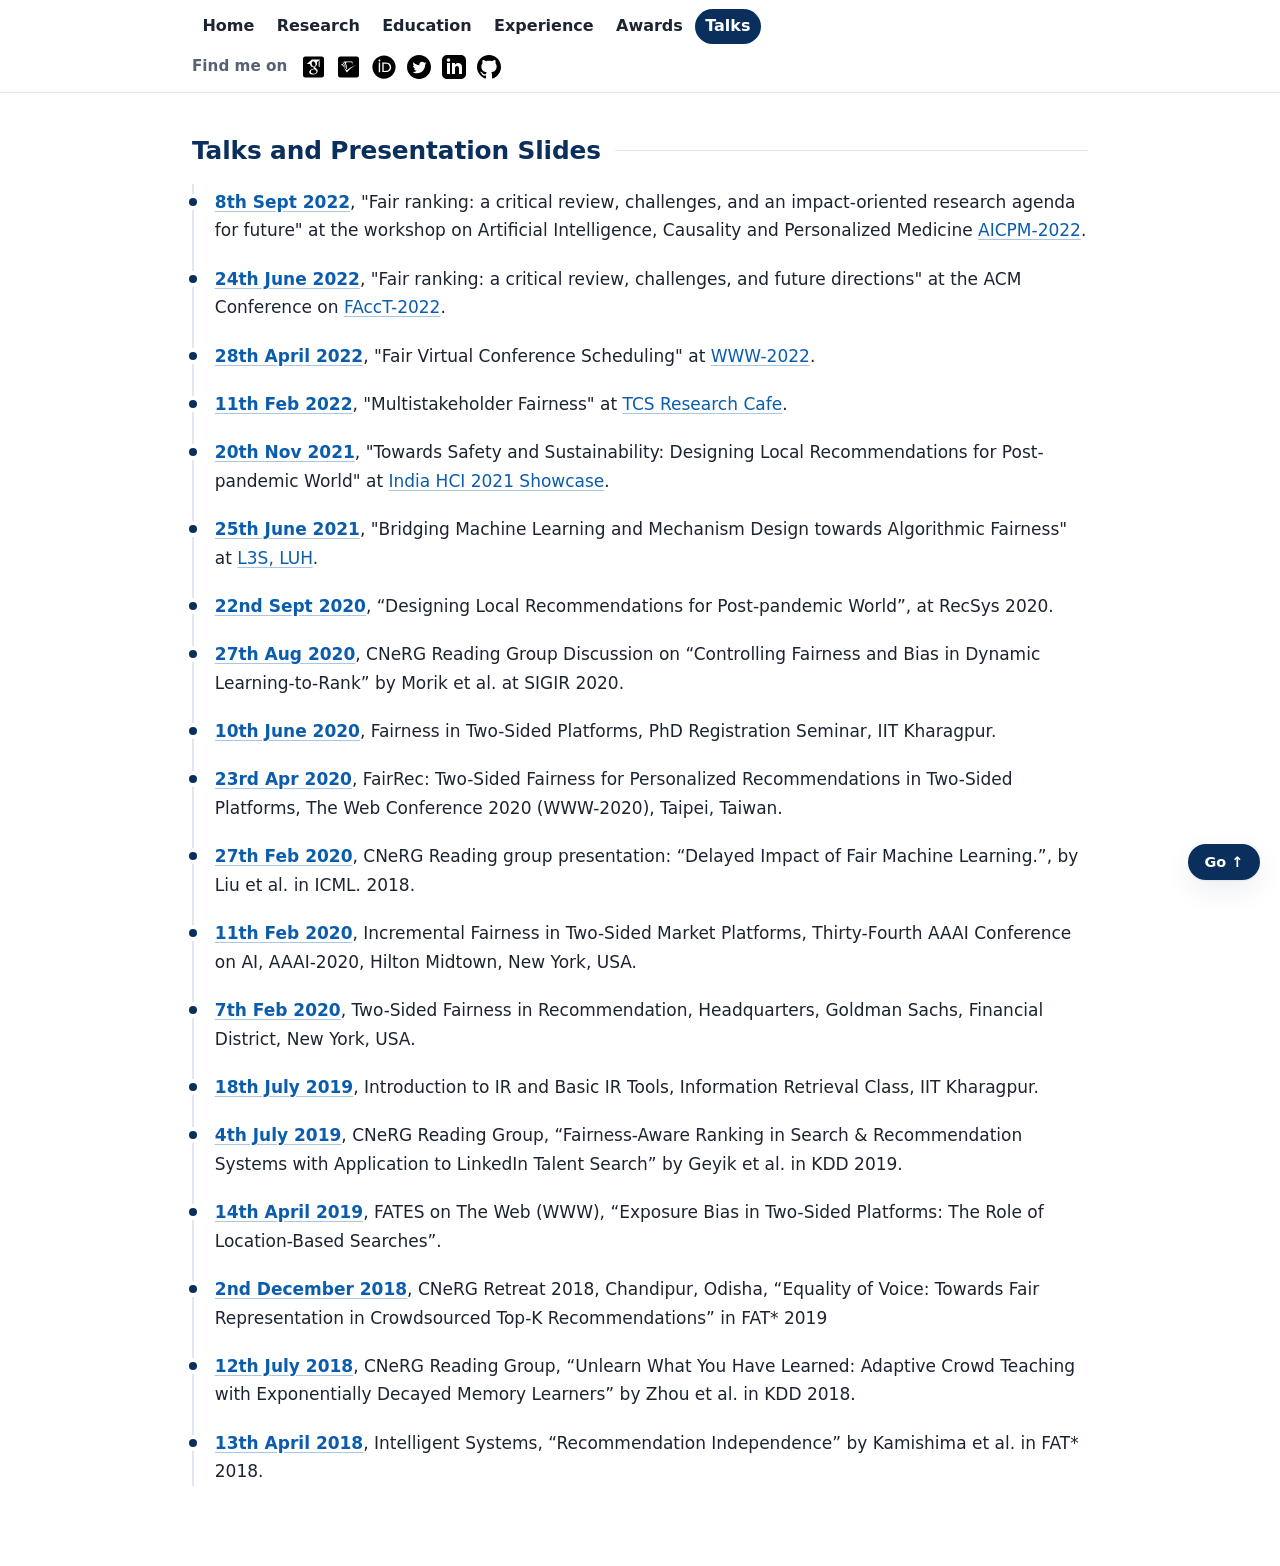
<file: talks.html>
<!doctype html>
<html lang="en">
<head>
  <meta charset="utf-8">
  <meta name="viewport" content="width=device-width, initial-scale=1">
  <meta name="color-scheme" content="light dark">
  <title>Gourab / गौरब / ଗୌରବ</title>
  <link rel="icon" type="image/png" href="./Files/profile.png">
  <link rel="stylesheet" href="./style.css">
</head>
<body>
  <a class="skip" href="#main">Skip to content</a>
  <header class="site-header">
    <div class="wrap bar">
      <nav class="nav" aria-label="Main">
        <a href="./index.html">Home</a>
        <a href="./research.html">Research</a>
        <a href="./education.html">Education</a>
        <a href="./experience.html">Experience</a>
        <a href="./awards.html">Awards</a>
        <a href="./talks.html" aria-current="page">Talks</a>
      </nav>
      <div class="find">
        <span>Find me on</span>
        <ul class="social">
          <li><a href="https://scholar.google.co.in/citations?user=sfl4ygQAAAAJ&amp;hl=en" target="_blank" rel="noopener" title="Google Scholar"><img src="./Files/google-scholar-square.svg" alt="Google Scholar" width="24" height="24"></a></li>
          <li><a href="https://www.semanticscholar.org/author/Gourab-K.-Patro/51964560" target="_blank" rel="noopener" title="Semantic Scholar"><img src="./Files/semantic-scholar-square.svg" alt="Semantic Scholar" width="24" height="24"></a></li>
          <li><a href="https://orcid.org/0000-0002-2435-6859" target="_blank" rel="noopener" title="ORCID"><img src="./Files/orcid.svg" alt="ORCID" width="24" height="24"></a></li>
          <li><a href="https://twitter.com/gourabkpatro" target="_blank" rel="noopener" title="Twitter"><img src="./Files/twitter.svg" alt="Twitter" width="24" height="24"></a></li>
          <li><a href="https://www.linkedin.com/in/gourabgggg/" target="_blank" rel="noopener" title="LinkedIn"><img src="./Files/linkedin.svg" alt="LinkedIn" width="24" height="24"></a></li>
          <li><a href="https://github.com/gourabkumarpatro" target="_blank" rel="noopener" title="Github"><img src="./Files/github.svg" alt="Github" width="24" height="24"></a></li>
        </ul>
      </div>
    </div>
  </header>

  <main id="main" class="wrap">
    <h2 id="talks">Talks and Presentation Slides</h2>
    <ul class="timeline">
      <li><a href="https://drive.google.com/file/d/1gN4CyyZMHNiAqK-AFCj8U0-UXHNTLSIP/view?usp=sharing" target="_blank" rel="noopener">8th Sept 2022</a>, "Fair ranking: a critical review, challenges, and an impact-oriented research agenda for future" at the workshop on Artificial Intelligence, Causality and Personalized Medicine <a href="https://leibniz-ai-lab.de/?etn=aicpm-workshop" target="_blank" rel="noopener">AICPM-2022</a>.</li>
      <li><a href="https://drive.google.com/file/d/1OCyvfO6Ed8LFPJPS1pZZtcjylTCPvNMK/view?usp=sharing" target="_blank" rel="noopener">24th June 2022</a>, "Fair ranking: a critical review, challenges, and future directions" at the ACM Conference on <a href="https://facctconference.org/2022/" target="_blank" rel="noopener">FAccT-2022</a>.</li>
      <li><a href="https://drive.google.com/file/d/1H3OAAo8W1EJq9Llj-YUa3ADD5X0aTTDU/view?usp=sharing" target="_blank" rel="noopener">28th April 2022</a>, "Fair Virtual Conference Scheduling" at <a href="https://www2022.thewebconf.org/" target="_blank" rel="noopener"> WWW-2022</a>.</li>
      <li><a href="https://drive.google.com/file/d/12YaNMJz62sFHtAMvRq7yufLRvX4QHY63/view?usp=sharing" target="_blank" rel="noopener">11th Feb 2022</a>, "Multistakeholder Fairness" at <a href="" target="_blank" rel="noopener">TCS Research Cafe</a>.</li>
      <li><a href="https://drive.google.com/file/d/1aQ-D0_M2qoDR8-7TMUxjXU-5W-HAxa3c/view?usp=sharing" target="_blank" rel="noopener">20th Nov 2021</a>, "Towards Safety and Sustainability: Designing Local Recommendations for Post-pandemic World" at <a href="https://www.indiahci.org/2021/track-showcase.php" target="_blank" rel="noopener">India HCI 2021 Showcase</a>.</li>
      <li><a href="https://drive.google.com/file/d/19exT39lB2c_zZhUc2F5l3srWxUx-1WmR/view?usp=sharing" target="_blank" rel="noopener">25th June 2021</a>, "Bridging Machine Learning and Mechanism Design towards Algorithmic Fairness" at <a href="https://www.l3s.de/" target="_blank" rel="noopener">L3S, LUH</a>.</li>
      <li><a href="https://drive.google.com/file/d/1I3re6MY5RfSV8kLdoV7ND8iByKBNO0b6/view?usp=sharing" target="_blank" rel="noopener">22nd Sept 2020</a>, “Designing Local Recommendations for Post-pandemic World”, at RecSys 2020.</li>
      <li><a href="https://docs.google.com/presentation/d/1OanWDvJu6ozVCTAX9gngGvg3qrsh21LYhphQSdt-MP8/edit?usp=sharing" target="_blank" rel="noopener">27th Aug 2020</a>, CNeRG Reading Group Discussion on “Controlling Fairness and Bias in Dynamic Learning-to-Rank” by Morik et al. at SIGIR 2020.</li>
      <li><a href="https://drive.google.com/file/d/1QFKm1bUsO6pReNmOz1XBv-tmWMxqJbKB/view?usp=sharing" target="_blank" rel="noopener">10th June 2020</a>, Fairness in Two-Sided Platforms, PhD Registration Seminar, IIT Kharagpur.</li>
      <li><a href="https://drive.google.com/file/d/1sgxJ_wOMBfDrA3ftfEC9VjfCP9oX8Yli/view?usp=sharing" target="_blank" rel="noopener">23rd Apr 2020</a>, FairRec: Two-Sided Fairness for Personalized Recommendations in Two-Sided Platforms, The Web Conference 2020 (WWW-2020), Taipei, Taiwan.</li>
      <li><a href="" target="_blank" rel="noopener">27th Feb 2020</a>, CNeRG Reading group presentation: “Delayed Impact of Fair Machine Learning.”, by Liu et al. in ICML. 2018.</li>
      <li><a href="https://drive.google.com/file/d/1FhBjqo_Egvshi7wMdEelJd5A4buaLI1R/view?usp=sharing" target="_blank" rel="noopener">11th Feb 2020</a>, Incremental Fairness in Two-Sided Market Platforms, Thirty-Fourth AAAI Conference on AI, AAAI-2020, Hilton Midtown, New York, USA.</li>
      <li><a href="https://docs.google.com/presentation/d/1VP_Jn14k77Y4lWTmK_k2z5HaGSEGEN2BdH1v9cnUdpk/edit?usp=drivesdk" target="_blank" rel="noopener">7th Feb 2020</a>, Two-Sided Fairness in Recommendation, Headquarters, Goldman Sachs, Financial District, New York, USA.</li>
      <li><a href="https://docs.google.com/presentation/d/132OudCPjfCwqqvSygPO423EUvLwQwye0eDbqE6HS5MA/edit?usp=sharing" target="_blank" rel="noopener">18th July 2019</a>, Introduction to IR and Basic IR Tools, Information Retrieval Class, IIT Kharagpur.</li>
      <li><a href="https://docs.google.com/presentation/d/1OnhRAaJZbDBqv1J3G3az4hr_gIA1mUlwz5URMeczMws/edit?usp=sharing" target="_blank" rel="noopener">4th July 2019</a>, CNeRG Reading Group, “Fairness-Aware Ranking in Search & Recommendation Systems with Application to LinkedIn Talent Search” by Geyik et al. in KDD 2019.</li>
      <li><a href="https://docs.google.com/presentation/d/1dVlT8yS5FuH_Wa68-74udUnnAoYqBy1am-ayCxj5uYk/edit?usp=sharing" target="_blank" rel="noopener">14th April 2019</a>, FATES on The Web (WWW), “Exposure Bias in Two-Sided Platforms: The Role of Location-Based Searches”.</li>
      <li><a href="https://docs.google.com/presentation/d/1OOhUtVN_FJYedQpEfLa_yOhBRE-z77O_Qx9hyi9TLXM/edit?usp=sharing" target="_blank" rel="noopener">2nd December 2018</a>, CNeRG Retreat 2018, Chandipur, Odisha, “Equality of Voice: Towards Fair Representation in Crowdsourced Top-K Recommendations” in FAT* 2019</li>
      <li><a href="https://docs.google.com/presentation/d/1vtUDyxgxqJA-SULhaIv84_28DLbmTqlMFvJJW7ZGGiQ/edit?usp=sharing" target="_blank" rel="noopener">12th July 2018</a>, CNeRG Reading Group, “Unlearn What You Have Learned: Adaptive Crowd Teaching with Exponentially Decayed Memory Learners” by Zhou et al. in KDD 2018.</li>
      <li><a href="https://docs.google.com/presentation/d/1OV9nfPFF83ObMEjGR7Mu1fN11r_CaLdO0VvtBsnYMRE/edit?usp=sharing" target="_blank" rel="noopener">13th April 2018</a>, Intelligent Systems, “Recommendation Independence” by Kamishima et al. in FAT* 2018.</li>
    </ul>
  </main>

  <a class="to-top" href="#" title="Back to top">Go &uarr;</a>
</body>
</html>
</file>
<file: style.css>
/* ==========================================================================
   Personal site stylesheet
   - No frameworks, no web fonts, no JavaScript: system fonts only.
   - Light/dark follow the visitor's system setting.
   - Brand colour is the original navy (#0b2f5c).
   ========================================================================== */

:root {
  color-scheme: light dark;

  --bg: #ffffff;
  --surface: #f5f7fa;
  --text: #1b2430;
  --muted: #566274;
  --border: #e1e7ef;
  --brand: #0b2f5c;
  --on-brand: #ffffff;
  --link: #0b5cad;
  --link-hover: #0b2f5c;
  --shadow: 0 1px 2px rgba(11, 47, 92, 0.08), 0 10px 28px rgba(11, 47, 92, 0.08);

  /* publication type colours */
  --t-c: #0b5cad;
  --t-j: #7a3db8;
  --t-b: #b45309;
  --t-w: #2b7a4b;

  --radius: 14px;
  --font: system-ui, -apple-system, "Segoe UI", Roboto, "Helvetica Neue",
    "Noto Sans", "Noto Sans Devanagari", "Noto Sans Oriya", "Nirmala UI",
    Calibri, Arial, sans-serif;
}

@media (prefers-color-scheme: dark) {
  :root {
    --bg: #0d1520;
    --surface: #142031;
    --text: #e6edf5;
    --muted: #9aa9bc;
    --border: #243349;
    --brand: #9cc4ff;
    --on-brand: #0d1520;
    --link: #7db4ff;
    --link-hover: #bcd8ff;
    --shadow: 0 1px 2px rgba(0, 0, 0, 0.4), 0 10px 28px rgba(0, 0, 0, 0.35);

    --t-c: #7db4ff;
    --t-j: #c9a8ff;
    --t-b: #f0b46a;
    --t-w: #6fd19a;
  }
}

/* ---------- Base ---------- */

*,
*::before,
*::after { box-sizing: border-box; }

html {
  scroll-behavior: smooth;
  scroll-padding-top: 5rem;
  -webkit-text-size-adjust: 100%;
}

body {
  margin: 0;
  background: var(--bg);
  color: var(--text);
  font: 1.0625rem/1.7 var(--font);
  -webkit-font-smoothing: antialiased;
  text-rendering: optimizeLegibility;
}

.wrap { width: min(100% - 2.5rem, 56rem); margin-inline: auto; }

a {
  color: var(--link);
  text-decoration: none;
  text-underline-offset: 0.2em;
  text-decoration-thickness: 1px;
}
a:hover { color: var(--link-hover); text-decoration: underline; }
a:focus-visible {
  outline: 2px solid var(--link);
  outline-offset: 2px;
  border-radius: 4px;
}

img { max-width: 100%; }
b, strong { font-weight: 650; }

/* Links inside content get a soft underline so they don't rely on colour alone */
main a {
  text-decoration: underline;
  text-decoration-color: color-mix(in srgb, var(--link) 35%, transparent);
}
main a:hover { text-decoration-color: currentColor; }

.skip {
  position: absolute;
  left: 0.75rem;
  top: -4rem;
  z-index: 30;
  padding: 0.5rem 0.9rem;
  border-radius: 8px;
  background: var(--brand);
  color: var(--on-brand);
  font-weight: 600;
}
.skip:focus { top: 0.75rem; }

/* ---------- Header / navigation ---------- */

.site-header {
  position: sticky;
  top: 0;
  z-index: 10;
  background: var(--bg);
  border-bottom: 1px solid var(--border);
}
@supports (backdrop-filter: blur(8px)) {
  .site-header {
    background: color-mix(in srgb, var(--bg) 86%, transparent);
    backdrop-filter: saturate(1.4) blur(10px);
    -webkit-backdrop-filter: saturate(1.4) blur(10px);
  }
}

.bar {
  display: flex;
  align-items: center;
  justify-content: space-between;
  flex-wrap: wrap;
  gap: 0.4rem 1.5rem;
  padding-block: 0.55rem;
}

.nav { display: flex; flex-wrap: wrap; gap: 0.1rem; }
.nav a {
  padding: 0.4rem 0.65rem;
  border-radius: 999px;
  color: var(--text);
  font-weight: 600;
  font-size: 1rem;
  line-height: 1.4;
  text-decoration: none;
  transition: background-color 0.15s, color 0.15s;
}
.nav a:hover { background: var(--surface); color: var(--brand); text-decoration: none; }
.nav a[aria-current="page"] { background: var(--brand); color: var(--on-brand); }

.find {
  display: flex;
  align-items: center;
  gap: 0.6rem;
  color: var(--muted);
  font-size: 0.95rem;
  font-weight: 600;
}
.social { display: flex; gap: 0.15rem; margin: 0; padding: 0; list-style: none; }
.social a {
  display: grid;
  place-items: center;
  width: 2.05rem;
  height: 2.05rem;
  border-radius: 0.65rem;
  transition: background-color 0.15s, transform 0.15s;
}
.social a:hover { background: var(--surface); transform: translateY(-1px); }
.social img { display: block; width: 1.5rem; height: 1.5rem; object-fit: contain; }

@media (prefers-color-scheme: dark) {
  /* icons are single-colour black artwork; flip them for the dark theme */
  .social img { filter: invert(1); }
}

/* ---------- Page layout ---------- */

main { padding-block: 1rem 5rem; }

h2, h3 { line-height: 1.3; font-weight: 700; }

h2 {
  display: flex;
  align-items: center;
  gap: 0.9rem;
  margin: 2.6rem 0 1.1rem;
  font-size: 1.55rem;
  color: var(--brand);
  letter-spacing: -0.005em;
}
h2::after {
  content: "";
  flex: 1;
  height: 1px;
  background: var(--border);
}
main > section:first-child > h2:first-child,
main > h2:first-child { margin-top: 1.6rem; }

h3 { margin: 1.9rem 0 0.7rem; font-size: 1.15rem; }

p { margin: 0 0 1rem; }
.prose p { max-width: 72ch; }

/* ---------- Home: hero ---------- */

.hero {
  display: grid;
  grid-template-columns: 1fr auto;
  align-items: center;
  gap: 2rem 3rem;
  padding-block: clamp(1.75rem, 5vw, 3.25rem) 0.5rem;
}

.name { margin: 0; font-size: 1rem; line-height: 1.25; }
.name span { display: block; }
.name-en {
  font-size: clamp(1.75rem, 4.4vw, 2.4rem);
  font-weight: 750;
  letter-spacing: -0.012em;
  color: var(--brand);
}
.name-alt {
  margin-top: 0.2rem;
  font-size: clamp(1.15rem, 2.7vw, 1.4rem);
  font-weight: 650;
}

.role { margin: 1.1rem 0 0.8rem; font-size: 1.12rem; }

.facts { margin: 0; padding: 0; list-style: none; }
.facts li { padding: 0.12rem 0; }
.facts i { color: var(--muted); font-style: normal; font-weight: 600; }

.hero-photo {
  display: block;
  width: clamp(10rem, 27vw, 16.9rem);
  height: auto;
  aspect-ratio: 1;
  border-radius: 50%;
  box-shadow: 0 0 0 6px var(--surface), var(--shadow);
}

/* ---------- Home: news ---------- */

.news { margin: 0; padding: 0; list-style: none; }
.news li {
  margin: 0 0 0.75rem;
  padding: 0.8rem 1.1rem;
  background: var(--surface);
  border: 1px solid var(--border);
  border-radius: var(--radius);
}
.news b { color: var(--brand); }

/* ---------- Cards (education, experience, awards) ---------- */

.entry {
  margin: 0 0 0.85rem;
  padding: 1rem 1.25rem;
  background: var(--surface);
  border: 1px solid var(--border);
  border-radius: var(--radius);
}
.entry p { margin: 0; }
.entry p + p { margin-top: 0.15rem; }
.entry-head { font-weight: 650; }
.when { color: var(--muted); font-weight: 500; white-space: nowrap; }

.plain { margin: 0; padding: 0; list-style: none; }
.plain li { padding: 0.45rem 0; border-top: 1px solid var(--border); }
.plain li:first-child { border-top: 0; }

/* ---------- Research ---------- */

.legend {
  margin: 0 0 0.6rem;
  font-size: 0.95rem;
  font-weight: 500;
  color: var(--muted);
}

.pub {
  display: grid;
  grid-template-columns: 4rem 1fr;
  gap: 0 1rem;
  padding: 1.15rem 0;
  border-top: 1px solid var(--border);
}
.pub:first-child { border-top: 0; }

.pub-id {
  --tc: var(--t-c);
  align-self: start;
  justify-self: start;
  margin-top: 0.15rem;
  padding: 0.3rem 0.5rem;
  border-radius: 0.5rem;
  font: 600 0.8rem/1 ui-monospace, SFMono-Regular, Menlo, Consolas, monospace;
  color: var(--tc);
  background: color-mix(in srgb, var(--tc) 12%, var(--bg));
}
.pub-id[data-type="J"] { --tc: var(--t-j); }
.pub-id[data-type="B"] { --tc: var(--t-b); }
.pub-id[data-type="W"] { --tc: var(--t-w); }

.pub-title { margin: 0; font-size: 1.06rem; font-weight: 650; line-height: 1.4; }
.pub-title a { color: var(--text); text-decoration: none; }
.pub-title a:hover { color: var(--link); text-decoration: underline; }

.pub-authors { margin: 0.3rem 0 0; color: var(--muted); }
.pub-authors i { font-style: normal; }
.pub-authors b { color: var(--text); }
.pub-venue { margin: 0.2rem 0 0; }
.pub-links { margin: 0.4rem 0 0; font-size: 0.95rem; color: var(--muted); }

/* ---------- Talks ---------- */

.timeline {
  margin: 0;
  padding: 0.2rem 0 0 1.3rem;
  list-style: none;
  border-left: 2px solid var(--border);
}
.timeline li { position: relative; padding: 0 0 1.2rem; }
.timeline li:last-child { padding-bottom: 0; }
.timeline li::before {
  content: "";
  position: absolute;
  left: calc(-1.3rem - 5px);
  top: 0.62em;
  width: 8px;
  height: 8px;
  border-radius: 50%;
  background: var(--brand);
  box-shadow: 0 0 0 4px var(--bg);
}
.timeline li > a:first-child { font-weight: 650; white-space: nowrap; }

/* ---------- Back to top ---------- */

.to-top {
  position: fixed;
  right: 1.25rem;
  bottom: 1.25rem;
  z-index: 20;
  padding: 0.5rem 1.05rem;
  border-radius: 999px;
  background: var(--brand);
  color: var(--on-brand);
  font-size: 0.9rem;
  font-weight: 700;
  line-height: 1.4;
  text-decoration: none;
  box-shadow: var(--shadow);
  transition: transform 0.15s, filter 0.15s;
}
.to-top:hover { color: var(--on-brand); text-decoration: none; transform: translateY(-2px); filter: brightness(1.1); }

/* ---------- Small screens ---------- */

@media (max-width: 700px) {
  .site-header { position: static; }
  .bar { justify-content: center; }
  .nav { justify-content: center; }
  .find { width: 100%; justify-content: center; }
}

@media (max-width: 640px) {
  body { font-size: 1rem; }
  h2 { font-size: 1.4rem; }

  .hero { grid-template-columns: 1fr; justify-items: center; text-align: center; }
  .hero-photo { order: -1; width: 10.5rem; }

  .pub { grid-template-columns: 1fr; gap: 0.5rem 0; }
  .to-top { right: 0.75rem; bottom: 0.75rem; padding: 0.35rem 0.8rem; font-size: 0.8rem; opacity: 0.9; }
}

/* ---------- Preferences & print ---------- */

@media (prefers-reduced-motion: reduce) {
  html { scroll-behavior: auto; }
  * { transition: none !important; }
}

@media print {
  .site-header, .to-top, .skip { display: none; }
  body { background: #fff; color: #000; font-size: 11pt; }
  .entry, .news li { background: none; border-color: #ccc; }
  a { color: #000; text-decoration: none; }
  h2 { color: #000; }
}
</file>
